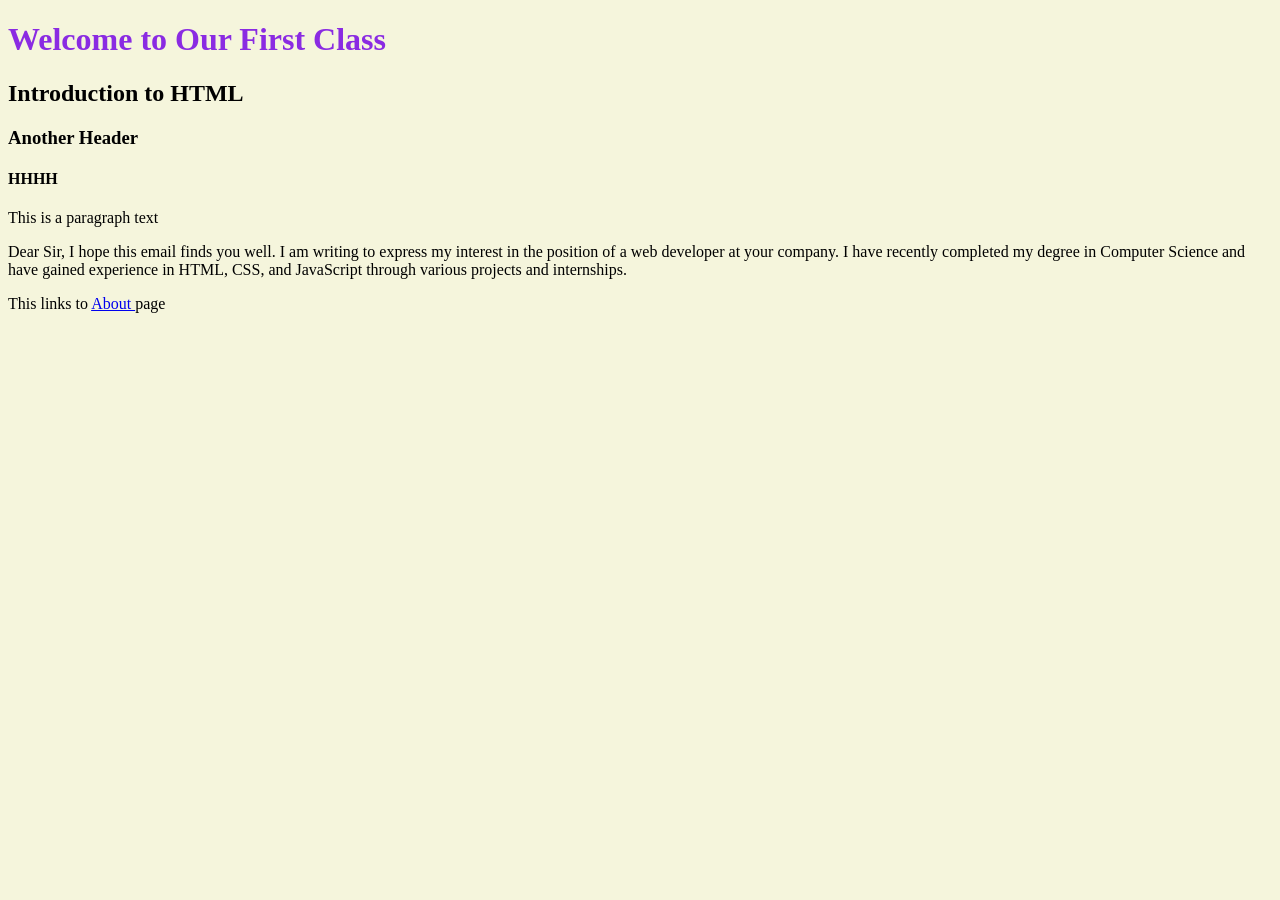
<file: index.html>
<!DOCTYPE html>
<html lang="en">

<head>
  <link rel="stylesheet" href="style.css">
    <meta charset="UTF-8">
    <meta name="viewport" content="width=device-width, initial-scale=1.0">
    <title>My First Website</title>
</head>

<!--  
this is the body of the website that handle
-->

<body>
  <h1>Welcome to Our First Class</h1>
  <h2>Introduction to HTML</h2>
  <h3>Another Header</h3>
  <h4>HHHH</h4>
  <p>This is a paragraph text</p>

  <!-- trying a paragraph -->

  <p>
    Dear Sir, I hope this email finds you well. I am writing to express my interest in the position of a web developer at your company. I have recently completed my degree in Computer Science and have gained experience in HTML, CSS, and JavaScript through various projects and internships.
</p>

 <!-- trying a paragraph -->


<p>This links to 
  <a href="about.html"> About </a> 
  page
</p>


</body>

</html>
</file>
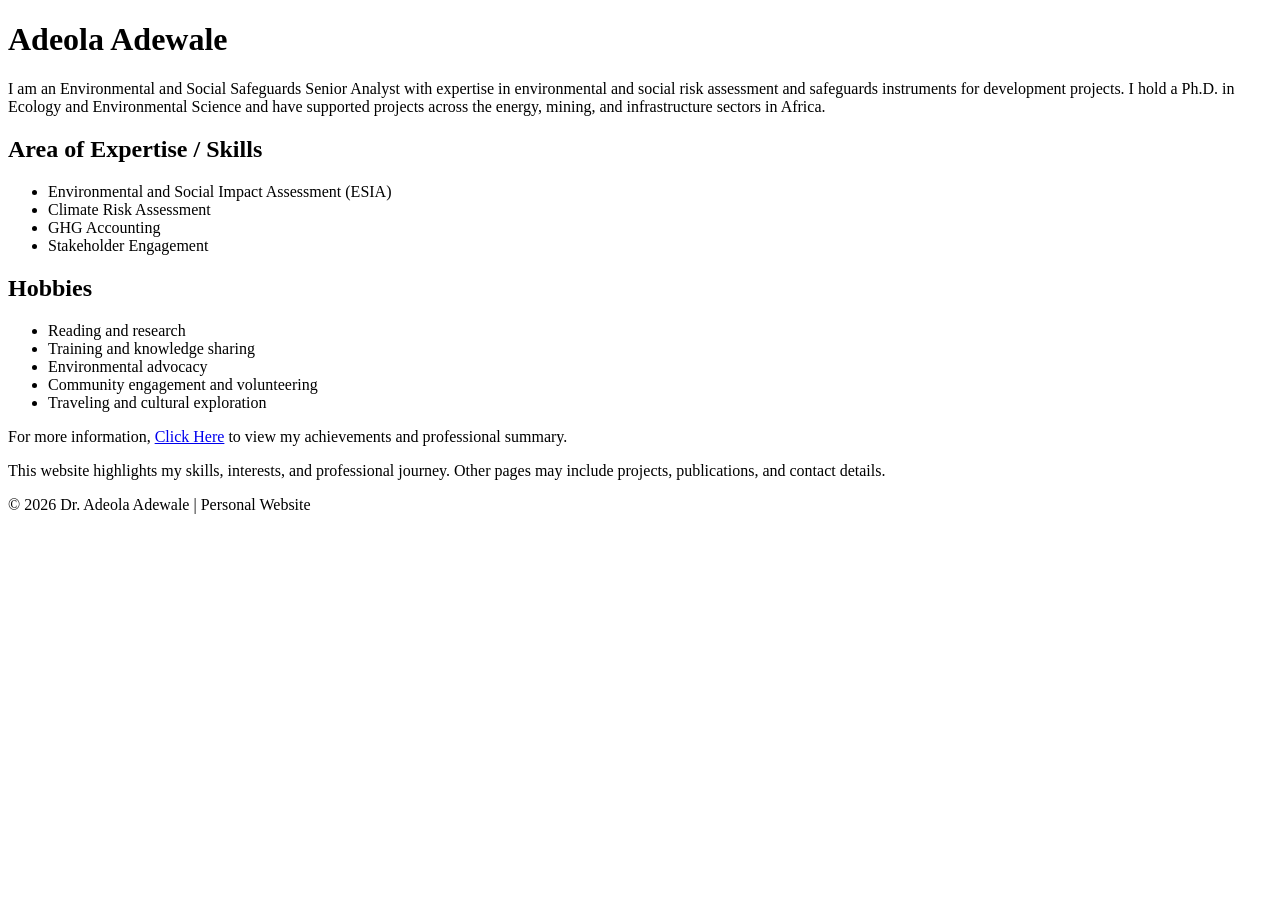
<file: Assignment/index.html>
<!DOCTYPE html>
<html lang="en">

<head>
    <meta charset="UTF-8">
    <meta name="viewport" content="width=device-width, initial-scale=1.0">
    <title>Adeola's First Website</title>
</head>

<body>

<header>
    <h1>Adeola Adewale</h1>
</header>

<main>

    <section id="about">
        <p>
            I am an Environmental and Social Safeguards Senior Analyst with expertise in environmental and social risk assessment and safeguards instruments for development projects. I hold a Ph.D. in Ecology and Environmental Science and have supported projects across the energy, mining, and infrastructure sectors in Africa.
        </p>
    </section>

    <section id="skills">
        <h2>Area of Expertise / Skills</h2>
        <ul>
            <li>Environmental and Social Impact Assessment (ESIA)</li>
            <li>Climate Risk Assessment</li>
            <li>GHG Accounting</li>
            <li>Stakeholder Engagement</li>
        </ul>
    </section>

    <section id="hobbies">
        <h2>Hobbies</h2>
        <ul>
            <li>Reading and research</li>
            <li>Training and knowledge sharing</li>
            <li>Environmental advocacy</li>
            <li>Community engagement and volunteering</li>
            <li>Traveling and cultural exploration</li>
        </ul>
    </section>

    <aside>
        <p>For more information, <a href="about.html">Click Here</a> to view my achievements and professional summary.</p>
    </aside>

    <div>
        <p>This website highlights my skills, interests, and professional journey. Other pages may include projects, publications, and contact details.</p>
    </div>

</main>

<footer>
    <p>© 2026 Dr. Adeola Adewale | Personal Website</p>
</footer>

</body>
</html>
</file>
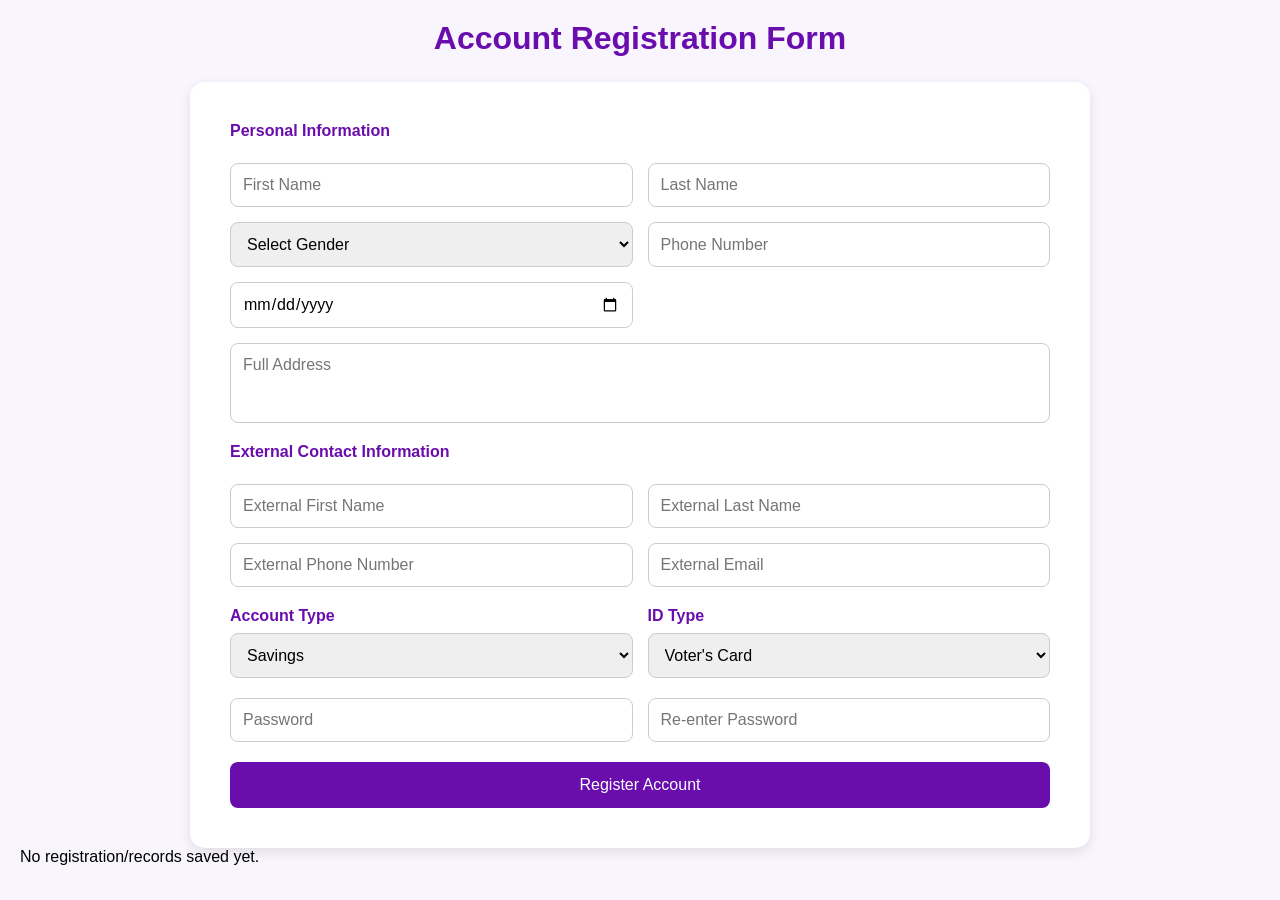
<file: Form_Class/index.html>
<!DOCTYPE html>
<html lang="en">
<head>
  <meta charset="UTF-8">
  <link rel="stylesheet" href="index.css">
  <meta name="viewport" content="width=device-width, initial-scale=1.0">
  <title>Registration Form</title>
</head>

<body>

  <h1>Account Registration Form</h1>

  <form class="form-container" id="registrationForm"> 

    <!--  first name, last name, dob, email, gender, phone number, address, ext contact info, account type, id card type, id number, password
    1. personal details, 2. account information -->

    <!-- Personal Information -->
    <div class="personal-info-section">

      <label>Personal Information</label>

      <input type="text" placeholder="First Name" id="firstName">

      <input type="text" placeholder="Last Name" id="lastName">

      <select id="gender">
        <option value="">Select Gender</option>
        <option value="FEMALE">Female</option>
        <option value="MALE">Male</option>
      </select>

      <input type="tel" placeholder="Phone Number" id="phoneNumber">

      <input type="date" placeholder="Date of Birth" id="dateOfBirth">

      <textarea cols="60" rows="3" placeholder="Full Address" id="address"></textarea>

    </div>

    <!-- External Contact Information -->
    <div class="ext-contact-section">

      <label>External Contact Information</label>

      <input type="text" placeholder="External First Name" id="externalFirstName">

      <input type="text" placeholder="External Last Name" id="externalLastName">

      <input type="tel" placeholder="External Phone Number" id="externalPhoneNumber">

      <input type="email" placeholder="External Email" id="externalEmail">

    </div>

    <!-- Account Information -->
    <div class="account-section">

      <div>
        <label>Account Type</label>

        <select id="accountType">
          <option value="1">Savings</option>
          <option value="2">Current</option>
          <option value="3">Domiciliary</option>
        </select>
      </div>

      <div>
        <label>ID Type</label>

        <select id="idType">
          <option value="1">Voter's Card</option>
          <option value="2">Driver's License</option>
          <option value="3">International Passport</option>
          <option value="4">Others</option>
        </select>
      </div>

    </div>

    <!-- Password Section -->
    <div class="password-section">

      <input type="password" placeholder="Password" id="password">

      <input type="password" placeholder="Re-enter Password" id="confirmPassword">

    </div>

    <!-- Submit Button -->
    <button type="submit">Register Account</button>

  </form>
  
  <!-- Container to display saved form records dynamically via JavaScript -->

  <div id="output" class="output-section"></div>


  <!-- Linked External JavaScript File right before body closes -->
    <script src="script.js"></script>
    
</body>

</html>
</file>
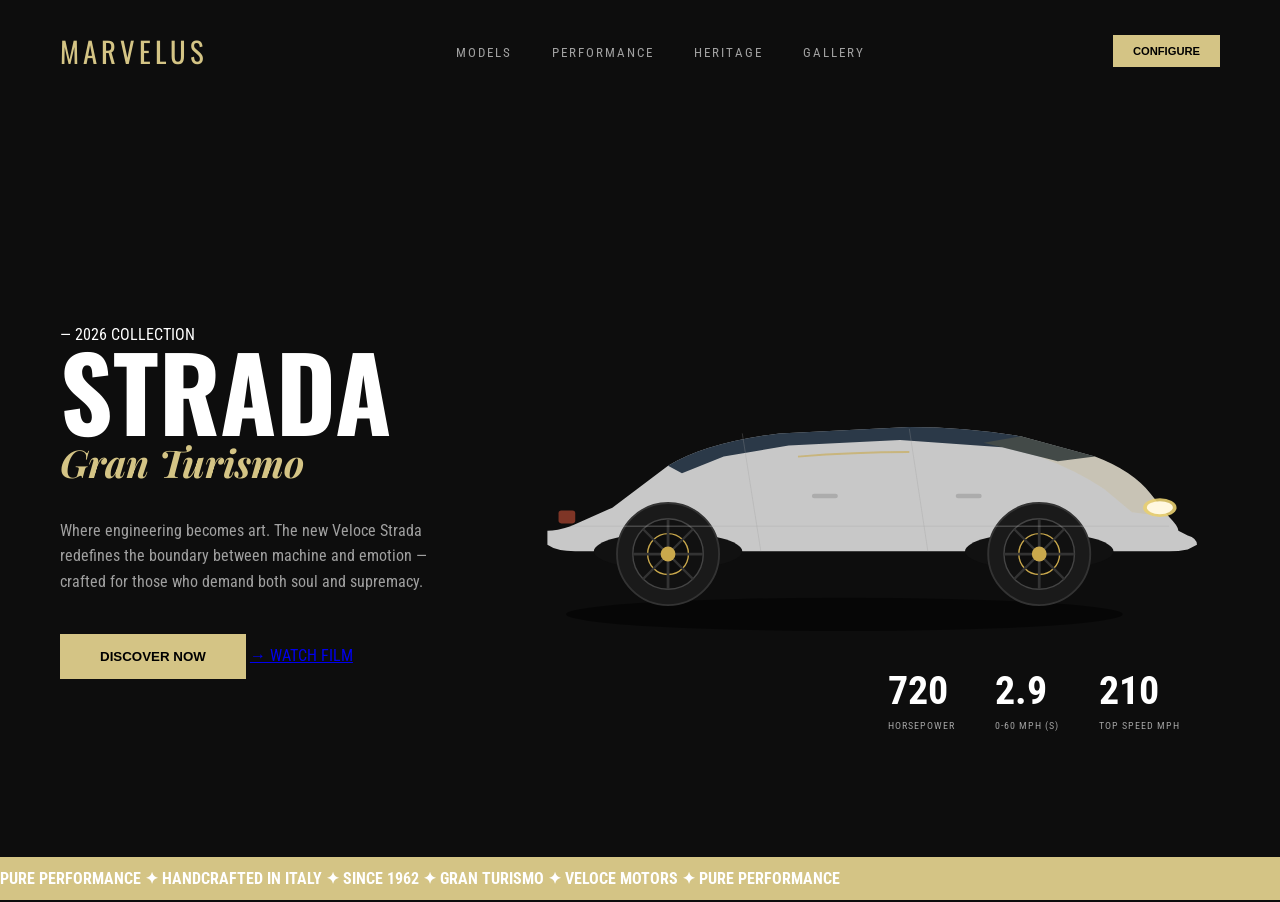
<file: Personal Trial/index.html>
<!DOCTYPE html>
<html lang="en">
<head>
    <meta charset="UTF-8">
    <meta name="viewport" content="width=device-width, initial-scale=1.0">
    <title>Marvelus Strada | Gran Turismo</title>
    <link rel="stylesheet" href="style.css">
    <link href="https://fonts.googleapis.com/css2?family=Oswald:wght@700&family=Playfair+Display:ital,wght@1,400&family=Roboto+Condensed:wght@300;400&display=swap" rel="stylesheet">
</head>
<body>

    <header>
        <nav>
            <div class="logo">MARVELUS</div>
            <ul class="nav-links">
                <li><a href="#">MODELS</a></li>
                <li><a href="#">PERFORMANCE</a></li>
                <li><a href="#">HERITAGE</a></li>
                <li><a href="#">GALLERY</a></li>
            </ul>
            <button class="btn-configure">CONFIGURE</button>
        </nav>
    </header>

    <main class="hero">
        <section class="hero-content">
            <p class="collection-tag">— 2026 COLLECTION</p>
            <h1 class="main-title">STRADA</h1>
            <h2 class="sub-title">Gran Turismo</h2>
            <p class="description">
                Where engineering becomes art. The new Veloce Strada redefines the boundary 
                between machine and emotion — crafted for those who demand both soul and supremacy.
            </p>
            <div class="cta-group">
                <button class="btn-primary">DISCOVER NOW</button>
                <a href="#" class="watch-link">→ WATCH FILM</a>
            </div>
        </section>

        <section class="car-display">
            <div class="svg-container">
                <svg viewBox="0 0 900 400" xmlns="http://www.w3.org/2000/svg" class="car-svg">
                    <ellipse cx="450" cy="370" rx="300" ry="18" fill="rgba(0,0,0,0.5)"/>
                    <path d="M130 280 Q140 280 155 275 L200 255 L260 210 Q300 185 380 175 L520 168 Q580 168 640 178 L720 200 Q760 215 780 240 L800 265 Q810 275 810 280 L820 285 Q830 288 830 295 L820 300 Q810 302 800 302 L160 302 Q140 302 130 295 Z" fill="#c8c8c8"/>
                    <path d="M260 210 Q300 185 380 175 L520 168 Q580 168 640 178 L720 200 L680 205 L620 190 L510 182 L390 188 L320 200 L275 218 Z" fill="#1a2a3a" opacity="0.9"/>
                    <path d="M640 178 L720 200 Q760 215 780 240 L800 265 L760 260 L730 235 Q700 215 660 200 L600 185 Z" fill="#c9a84c" opacity="0.15"/>
                    <ellipse cx="260" cy="302" rx="80" ry="20" fill="#111"/>
                    <ellipse cx="660" cy="302" rx="80" ry="20" fill="#111"/>
                    
                    <g class="wheel-group" style="transform-origin: 260px 305px;">
                        <circle cx="260" cy="305" r="55" fill="#1a1a1a" stroke="#333" stroke-width="2"/>
                        <circle cx="260" cy="305" r="38" fill="#111" stroke="#444" stroke-width="1.5"/>
                        <circle cx="260" cy="305" r="22" fill="#0d0d0d" stroke="#c9a84c" stroke-width="1.5"/>
                        <line class="spoke" x1="260" y1="267" x2="260" y2="343" stroke="#333" stroke-width="3" />
                        <line class="spoke" x1="222" y1="305" x2="298" y2="305" stroke="#333" stroke-width="3" />
                        <line class="spoke" x1="233" y1="278" x2="287" y2="332" stroke="#333" stroke-width="2.5" />
                        <line class="spoke" x1="287" y1="278" x2="233" y2="332" stroke="#333" stroke-width="2.5" />
                        <circle cx="260" cy="305" r="8" fill="#c9a84c"/>
                        <text x="260" y="309" text-anchor="middle" font-size="7" fill="#c9a84c" font-family="Georgia">V</text>
                    </g>

                    <g class="wheel-group" style="transform-origin: 660px 305px;">
                        <circle cx="660" cy="305" r="55" fill="#1a1a1a" stroke="#333" stroke-width="2"/>
                        <circle cx="660" cy="305" r="38" fill="#111" stroke="#444" stroke-width="1.5"/>
                        <circle cx="660" cy="305" r="22" fill="#0d0d0d" stroke="#c9a84c" stroke-width="1.5"/>
                        <line class="spoke" x1="660" y1="267" x2="660" y2="343" stroke="#333" stroke-width="3" />
                        <line class="spoke" x1="622" y1="305" x2="698" y2="305" stroke="#333" stroke-width="3" />
                        <line class="spoke" x1="633" y1="278" x2="687" y2="332" stroke="#333" stroke-width="2.5" />
                        <line class="spoke" x1="687" y1="278" x2="633" y2="332" stroke="#333" stroke-width="2.5" />
                        <circle cx="660" cy="305" r="8" fill="#c9a84c"/>
                        <text x="660" y="309" text-anchor="middle" font-size="7" fill="#c9a84c" font-family="Georgia">V</text>
                    </g>

                    <path d="M155 275 L800 275" stroke="#b0b0b0" stroke-width="1.5" opacity="0.3"/>
                    <path d="M400 200 Q460 195 520 195" stroke="#c9a84c" stroke-width="2" opacity="0.6" fill="none"/>
                    <ellipse cx="790" cy="255" rx="18" ry="10" fill="#e8d070" opacity="0.9"/>
                    <ellipse cx="790" cy="255" rx="14" ry="7" fill="#fff8e0"/>
                    <rect x="142" y="258" width="18" height="14" rx="3" fill="#8b3a2a" opacity="0.9"/>
                    <path d="M340 175 L360 302" stroke="#999" stroke-width="1" opacity="0.3" fill="none"/>
                    <path d="M520 170 L540 302" stroke="#999" stroke-width="1" opacity="0.3" fill="none"/>
                    <rect x="415" y="240" width="28" height="5" rx="2.5" fill="#999" opacity="0.6"/>
                    <rect x="570" y="240" width="28" height="5" rx="2.5" fill="#999" opacity="0.6"/>
                </svg>
            </div>
            
            <div class="specs">
                <div class="spec-item">
                    <span class="spec-value">720</span>
                    <span class="spec-label">HORSEPOWER</span>
                </div>
                <div class="spec-item">
                    <span class="spec-value">2.9</span>
                    <span class="spec-label">0-60 MPH (S)</span>
                </div>
                <div class="spec-item">
                    <span class="spec-value">210</span>
                    <span class="spec-label">TOP SPEED MPH</span>
                </div>
            </div>
        </section>
    </main>

    <footer class="ticker">
        <div class="ticker-content">
            PURE PERFORMANCE ✦ HANDCRAFTED IN ITALY ✦ SINCE 1962 ✦ GRAN TURISMO ✦ VELOCE MOTORS ✦ PURE PERFORMANCE
        </div>
    </footer>

</body>
</html>
</file>
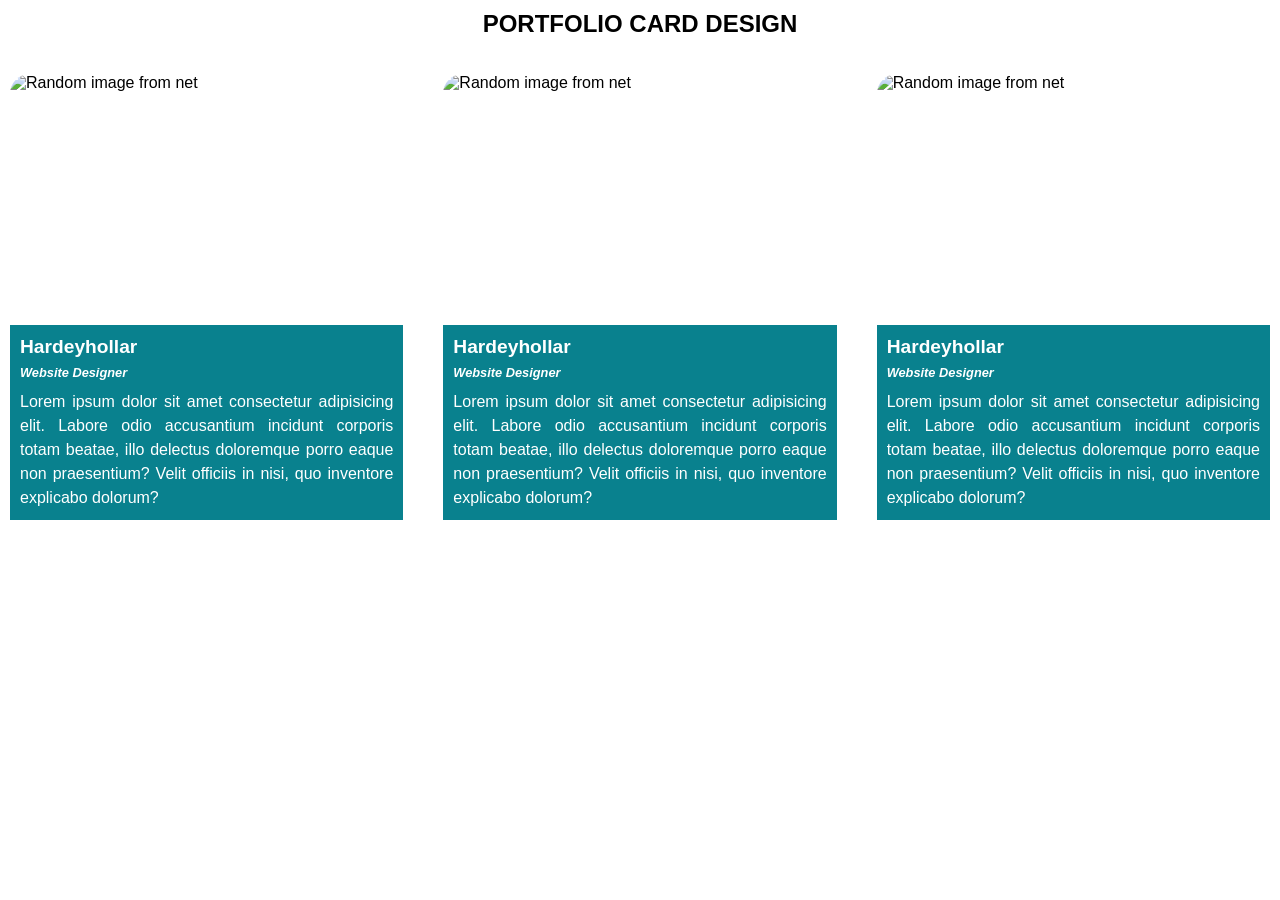
<file: Portfolio_card/index.html>
<!DOCTYPE html>
<html lang="en">
<head>
  <meta charset="UTF-8">
  <meta name="viewport" content="width=device-width, initial-scale=1.0">
  <title>Portfolio Card Website</title>
  <link rel="stylesheet" href="style.css">
</head>

<body>

  <div>
    <h1>Portfolio Card Design</h1>
  </div>

  <!-- a portfolio card -->
  <div class="card-grid">

    <!-- first card -->
    <div class="card">

      <img class="card-image"
      srcset="https://images.unsplash.com/photo-1493612276216-ee3925520721?q=80&w=1064&auto=format&fit=crop&ixlib=rb-4.1.0&ixid=M3wxMjA3fDB8MHxwaG90by1wYWdlfHx8fGVufDB8fHx8fA%3D%3D"
      alt="Random image from net" />

      <div class="card-description">
        <h4 class="card-name">Hardeyhollar</h4>
        <p class="card-title">Website Designer</p>
        <p class="card-bio">
          Lorem ipsum dolor sit amet consectetur adipisicing elit. Labore odio accusantium incidunt corporis totam beatae, illo delectus doloremque porro eaque non praesentium? Velit officiis in nisi, quo inventore explicabo dolorum?
        </p>
      </div>

    </div>

    <!-- second card -->
    <div class="card">

      <img class="card-image"
      srcset="https://images.unsplash.com/photo-1493612276216-ee3925520721?q=80&w=1064&auto=format&fit=crop&ixlib=rb-4.1.0&ixid=M3wxMjA3fDB8MHxwaG90by1wYWdlfHx8fGVufDB8fHx8fA%3D%3D"
      alt="Random image from net" />

      <div class="card-description">
        <h4 class="card-name">Hardeyhollar</h4>
        <p class="card-title">Website Designer</p>
        <p class="card-bio">
          Lorem ipsum dolor sit amet consectetur adipisicing elit. Labore odio accusantium incidunt corporis totam beatae, illo delectus doloremque porro eaque non praesentium? Velit officiis in nisi, quo inventore explicabo dolorum?
        </p>
      </div>

    </div>

    <!-- third card (BONUS) -->
    <div class="card">

      <img class="card-image"
      srcset="https://images.unsplash.com/photo-1493612276216-ee3925520721?q=80&w=1064&auto=format&fit=crop&ixlib=rb-4.1.0&ixid=M3wxMjA3fDB8MHxwaG90by1wYWdlfHx8fGVufDB8fHx8fA%3D%3D"
      alt="Random image from net" />

      <div class="card-description">
        <h4 class="card-name">Hardeyhollar</h4>
        <p class="card-title">Website Designer</p>
        <p class="card-bio">
          Lorem ipsum dolor sit amet consectetur adipisicing elit. Labore odio accusantium incidunt corporis totam beatae, illo delectus doloremque porro eaque non praesentium? Velit officiis in nisi, quo inventore explicabo dolorum?
        </p>
      </div>

    </div>

  </div>

</body>
</html>
</file>
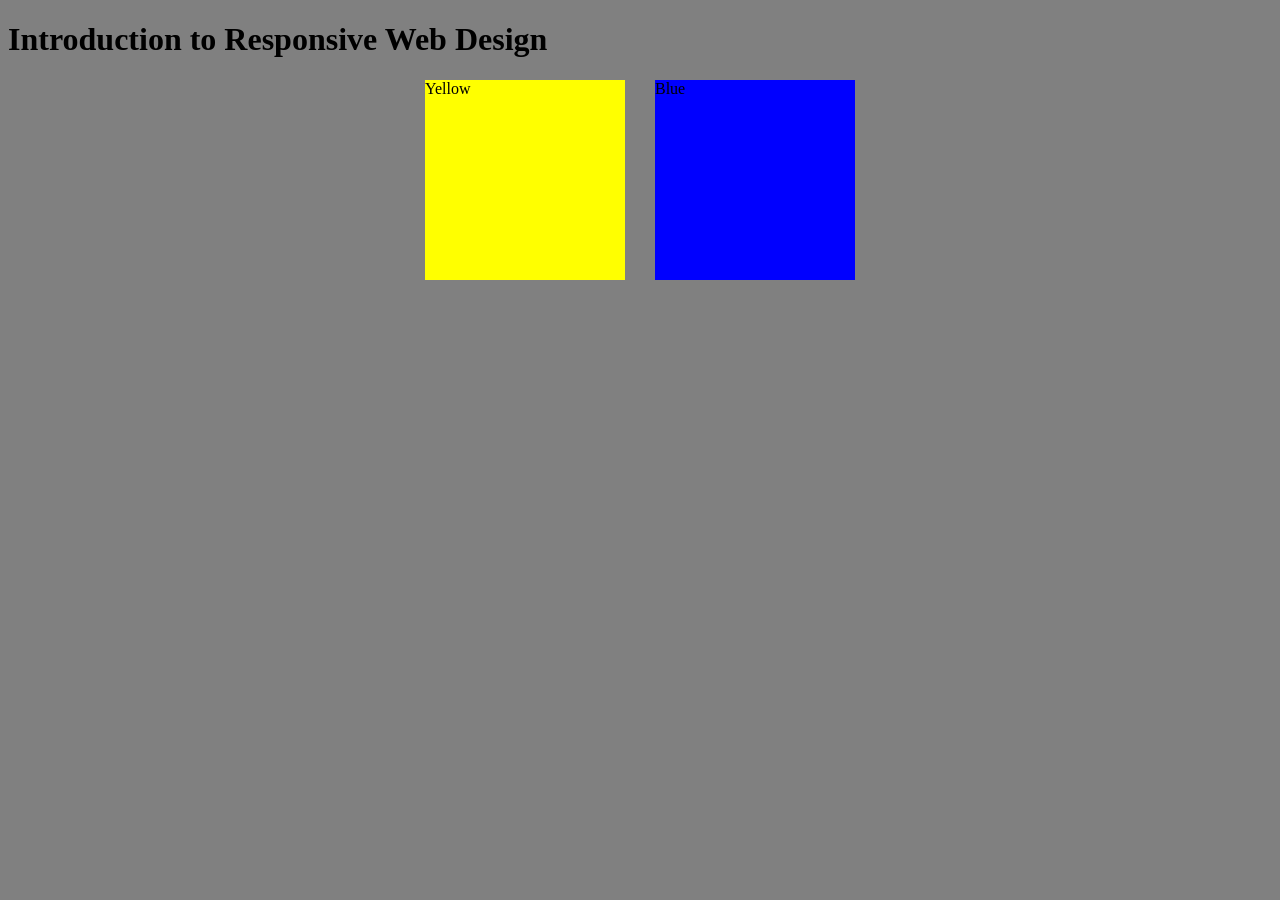
<file: Responsive_website/index.html>
<!DOCTYPE html>
<html lang="en">
<head>
  <meta charset="UTF-8">
  <link rel="stylesheet" href="style.css">
  <meta name="viewport" content="width=device-width, initial-scale=1.0">
  <title>Introduction to Responsive Web Design</title>
</head>
<body>

  <h1>Introduction to Responsive Web Design</h1>

  <section class="desktop">
    <div class="yellow">Yellow</div>
    <div class="blue">Blue</div>
  </section>

  <section class="mobile">
    <div class="red">red</div>
    <div class="black">black</div>
  </section>

</body>
</html>
</file>
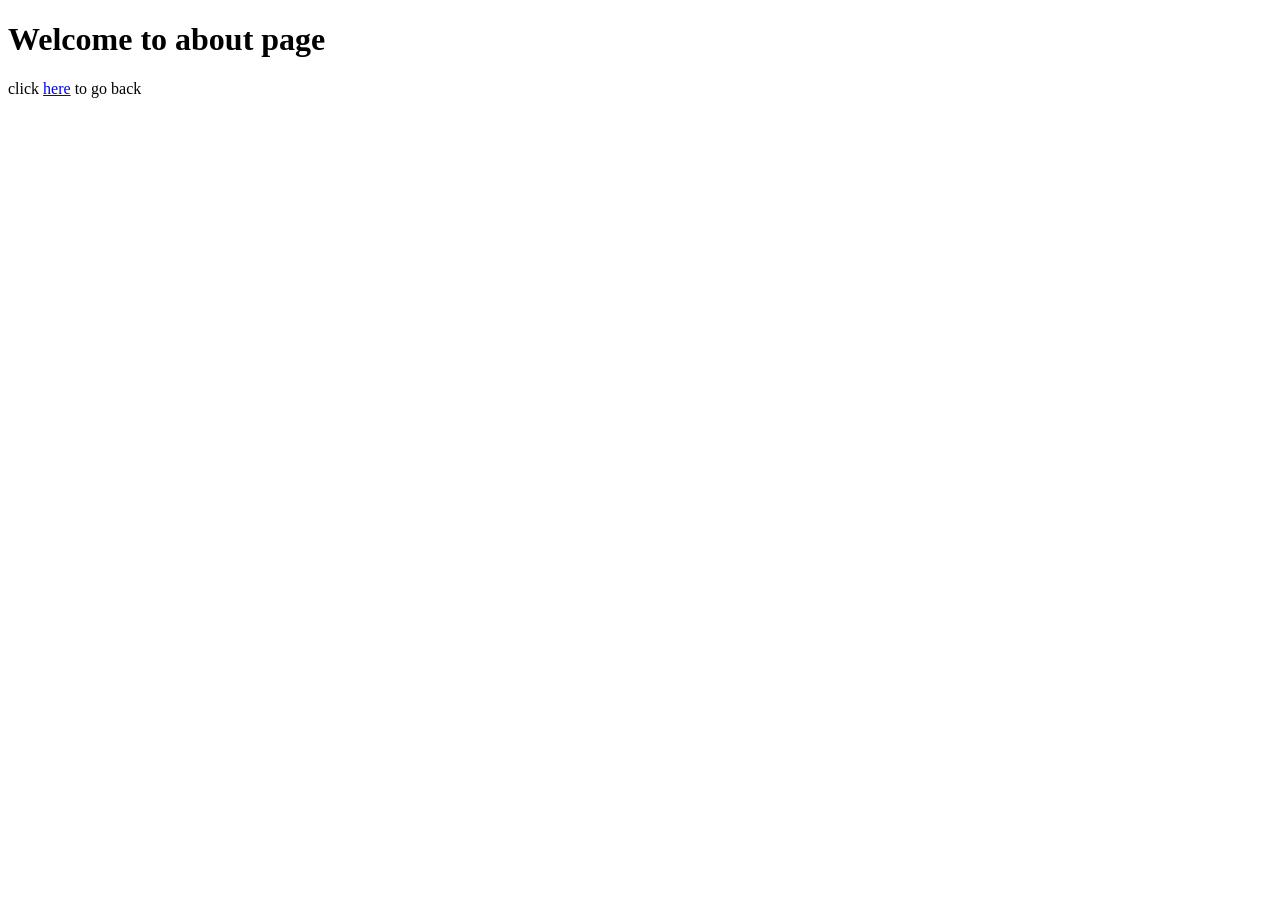
<file: about.html>
<!DOCTYPE html>
<html lang="en">
<head>
    <meta charset="UTF-8">
    <meta name="viewport" content="width=device-width, initial-scale=1.0">
    <title>Document</title>
</head>

<body>
  <h1>Welcome to about page</h1>

  <p>click <a href="index.html"> here</a>  to go back</p>

</body>

</html>
</file>
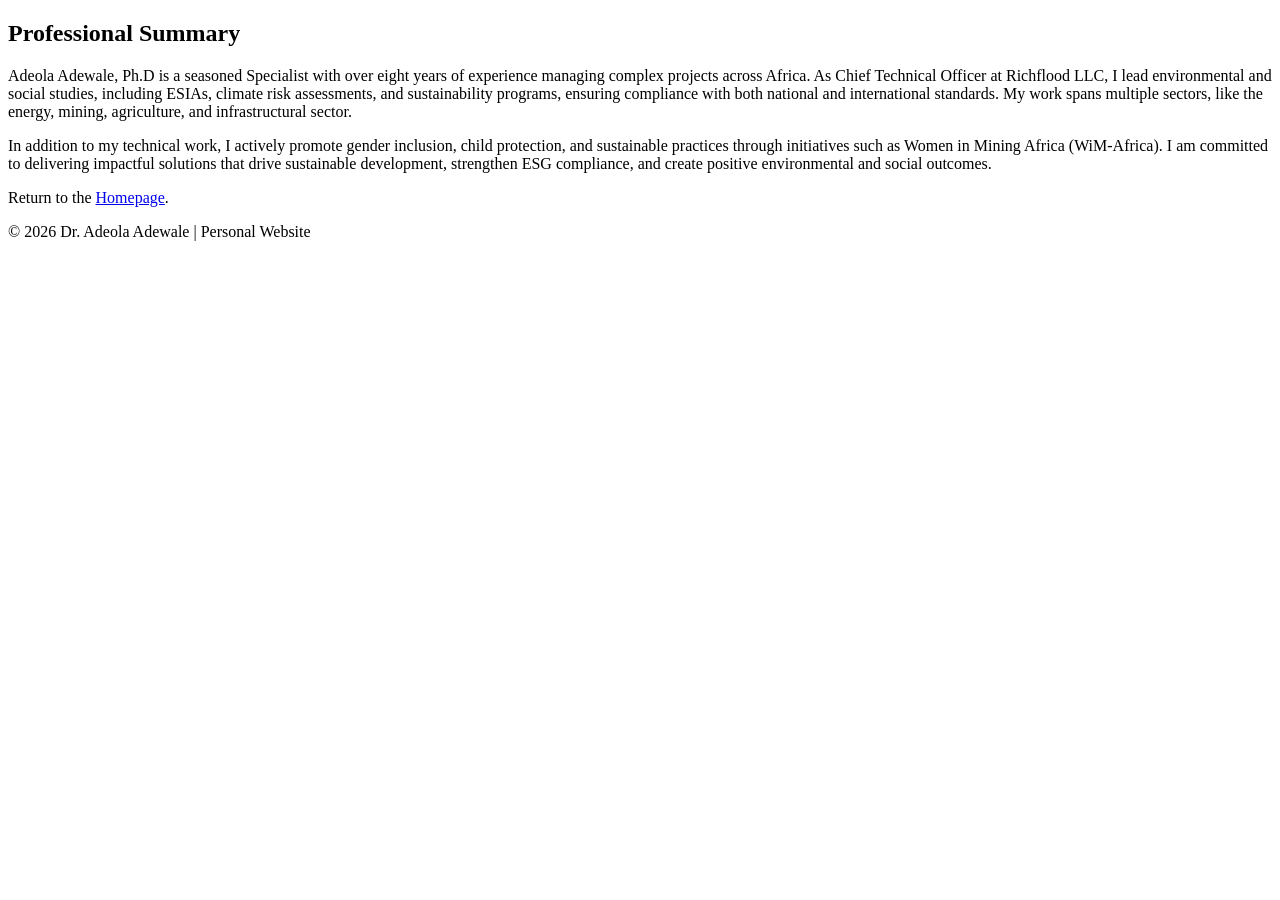
<file: Assignment/about.html>
<!DOCTYPE html>
<html lang="en">

<head>
    <meta charset="UTF-8">
    <meta name="viewport" content="width=device-width, initial-scale=1.0">
    <title>About Dr. Adeola Adewale</title>
</head>

<body>

<main>

    <section>
        <h2>Professional Summary</h2>
        <p>
            Adeola Adewale, Ph.D is a seasoned Specialist with over eight years of experience managing complex projects across Africa. As Chief Technical Officer at Richflood LLC, I lead environmental and social studies, including ESIAs, climate risk assessments, and sustainability programs, ensuring compliance with both national and international standards. My work spans multiple sectors, like the energy, mining, agriculture, and infrastructural sector.
        </p>
        <p>
            In addition to my technical work, I actively promote gender inclusion, child protection, and sustainable practices through initiatives such as Women in Mining Africa (WiM-Africa). I am committed to delivering impactful solutions that drive sustainable development, strengthen ESG compliance, and create positive environmental and social outcomes.
        </p>
    </section>

    <section>
        <p>
            Return to the <a href="index.html">Homepage</a>.
        </p>
    </section>

</main>

<footer>
    <p>© 2026 Dr. Adeola Adewale | Personal Website</p>
</footer>

</body>

</html>
</file>
<file: style.css>
body {
  background-color: beige;
}

h1 {
  color: brown;
}

h1:first-child {
  color: blueviolet;
}

.button {
  border-radius: 10px;
  background-color: black;
}
</file>
<file: Form_Class/index.css>
* {
  margin: 0;
  padding: 0;
  box-sizing: border-box;
  font-family: Verdana, Geneva, Tahoma, sans-serif;
  /* to prevent text selection on double click */
  user-select: none;
}

body {
  background-color: #f8f5ff;
  padding: 20px;
}

h1 {
  text-align: center;
  color: #6a0dad;
  margin-bottom: 25px;
  font-size: 2rem;
}

.form-container {
  background-color: white;
  max-width: 900px;
  margin: auto;
  padding: 25px;
  border-radius: 15px;
  box-shadow: 0px 4px 12px rgba(0, 0, 0, 0.1);

  display: grid;
  gap: 20px;
}

.personal-info-section,
.ext-contact-section,
.account-section,
.password-section {
  display: grid;
  gap: 15px;
}

input,
select,
textarea {
  width: 100%;
  padding: 12px;
  border: 1px solid #ccc;
  border-radius: 8px;
  outline: none;
  font-size: 1rem;
}

input:focus,
select:focus,
textarea:focus {
  border: 2px solid #6a0dad;
}

label {
  display: block;
  margin-bottom: 8px;
  color: #6a0dad;
  font-weight: bold;
}

textarea {
  resize: none;
}

button {
  background-color: #6a0dad;
  color: white;
  border: none;
  padding: 14px;
  border-radius: 8px;
  cursor: pointer;
  font-size: 1rem;
}

button:hover {
  background-color: #58108a;
}

/* Tablet Design */

@media (min-width: 768px) {

  .personal-info-section,
  .ext-contact-section,
  .password-section {
    grid-template-columns: 1fr 1fr;
  }

  textarea {
    grid-column: span 2;
  }

}

/* Fix for section headers in grid layout */
.personal-info-section > label,
.ext-contact-section > label,
.account-section > label,
.password-section > label {
  grid-column: 1 / -1;
}

/* Desktop Design */

@media (min-width: 1024px) {

  .form-container {
    padding: 40px;
  }

  .account-section {
    grid-template-columns: 1fr 1fr;
  }

}
</file>
<file: Personal Trial/style.css>
:root {
    --bg-color: #0d0d0d;
    --accent-color: #d4c485;
    --text-white: #ffffff;
    --text-gray: #a0a0a0;
}

* {
    margin: 0;
    padding: 0;
    box-sizing: border-box;
}

body {
    background-color: var(--bg-color);
    color: var(--text-white);
    font-family: 'Roboto Condensed', sans-serif;
    overflow-x: hidden;
}

/* --- Navigation --- */
nav {
    display: flex;
    justify-content: space-between;
    align-items: center;
    padding: 30px 60px;
}

.logo {
    font-family: 'Oswald', sans-serif;
    font-size: 1.8rem;
    letter-spacing: 4px;
    color: var(--accent-color);
}

.nav-links {
    display: flex;
    list-style: none;
    gap: 40px;
}

.nav-links a {
    text-decoration: none;
    color: var(--text-gray);
    font-size: 0.8rem;
    letter-spacing: 2px;
}

.btn-configure {
    background-color: var(--accent-color);
    border: none;
    padding: 10px 20px;
    font-weight: bold;
    cursor: pointer;
    font-size: 0.7rem;
}

/* --- Hero Section --- */
.hero {
    display: flex;
    padding: 20px 60px;
    align-items: center;
    height: calc(100vh - 100px);
}

.hero-content {
    flex: 1;
    z-index: 5;
}

.main-title {
    font-family: 'Oswald', sans-serif;
    font-size: clamp(4rem, 8vw, 8rem);
    line-height: 0.9;
}

.sub-title {
    font-family: 'Playfair Display', serif;
    font-style: italic;
    color: var(--accent-color);
    font-size: clamp(1.5rem, 3vw, 3rem);
    margin-bottom: 30px;
}

.description {
    max-width: 400px;
    color: var(--text-gray);
    line-height: 1.6;
    margin-bottom: 40px;
}

.btn-primary {
    background-color: var(--accent-color);
    border: none;
    padding: 15px 40px;
    font-weight: bold;
    cursor: pointer;
}

/* --- ANIMATED CAR SECTION --- */
.car-display {
    flex: 1.5;
    display: flex;
    flex-direction: column;
    align-items: flex-end;
    position: relative;
}

.svg-container {
    width: 120%;
    transform: translateX(5%);
    /* Animation 1: The Entrance Glide */
    animation: 
        driveIn 1.8s cubic-bezier(0.19, 1, 0.22, 1) forwards,
        float 3s ease-in-out infinite 1.8s; /* Starts after driveIn ends */
}

.wheel-group {
    /* Animation 2: The Spinning Wheels */
    animation: spinWheel 4s linear infinite;
}

@keyframes driveIn {
    0% {
        transform: translateX(50%) skewX(-5deg);
        opacity: 0;
        filter: blur(10px);
    }
    100% {
        transform: translateX(5%) skewX(0deg);
        opacity: 1;
        filter: blur(0px);
    }
}

@keyframes float {
    0%, 100% { transform: translateX(5%) translateY(0); }
    50% { transform: translateX(5%) translateY(-8px); }
}

@keyframes spinWheel {
    from { transform: rotate(0deg); }
    to { transform: rotate(360deg); }
}

.car-svg {
    width: 100%;
    height: auto;
}

/* --- Specs & Ticker --- */
.specs {
    display: flex;
    gap: 40px;
    margin-top: 20px;
    margin-right: 40px;
}

.spec-value {
    display: block;
    font-size: 2.5rem;
    font-weight: bold;
}

.spec-label {
    font-size: 0.6rem;
    color: var(--text-gray);
    letter-spacing: 1px;
}

.ticker {
    position: fixed;
    bottom: 0;
    width: 100%;
    background-color: var(--accent-color);
    padding: 12px 0;
    overflow: hidden;
}

.ticker-content {
    white-space: nowrap;
    font-weight: bold;
    display: inline-block;
    animation: scroll 30s linear infinite;
}

@keyframes scroll {
    0% { transform: translateX(100vw); }
    100% { transform: translateX(-100%); }
}
</file>
<file: Portfolio_card/style.css>
*, *::before, *::after {
  margin: 0;
  padding: 0;
  box-sizing: border-box;
  font-family: Verdana, Geneva, Tahoma, sans-serif;
}

h1 {
  margin-bottom: 1rem;
  font-size: x-large;
  text-transform: uppercase;
  text-align: center;
  padding: 10px 0;
}

.card-grid {
  display: grid;
  gap: 20px;
}

.card {
  display: flex;
  width: 100%;
  flex-direction: column;
  padding: 10px;
}

.card-image {
  height: 300px;
  object-fit: cover;
  border-radius: 20px 20px 0px 0px;
}

.card-description {
  color: white;
  padding: 10px;
  background-color: #09818e;
  line-height: 1.5rem;
  border-top: 1px solid white;
}

.card-name {
  font-size: 1.2rem;
  margin-bottom: .1em;
}

.card-title {
  font-style: italic;
  font-size: .8rem;
  font-weight: 600;
  margin-bottom: .4em;
}

.card-bio {
  text-align: justify;
}

/* ===================== */
/* TABLET DESIGN */
/* ===================== */
@media (width > 600px) and (width < 1025px) {

  .card {
    flex-direction: row;
  }

  .card-image {
    width: 50%;
    height: 350px;
    object-fit: cover;
    border-radius: 20px 0px 0px 20px;
  }

  .card-description {
    width: 50%;
    border-left: 1.5px solid white;
    display: flex;
    flex-direction: column;
    justify-content: center;
  }
}

/* ===================== */
/* DESKTOP DESIGN */
/* ===================== */
@media (width >= 1025px) {

  .card-grid {
    grid-template-columns: repeat(3, 1fr);
  }

  .card {
    flex-direction: column;
  }

  .card-image {
    width: 100%;
    height: 250px;
    object-fit: cover;
  }
}
</file>
<file: Responsive_website/style.css>
html {
  background-color: gray;
  /* text-align: center; */
}


.yellow {
  height: 200px;
  width: 200px;
  background-color: yellow;
}

.blue {
  height: 200px;
  width: 200px;
  background-color: blue;
}

.black {
  height: 200px;
  width: 200px;
  background-color: black;
}

.red {
  height: 200px;
  width: 200px;
  background-color: red;
}


.desktop{
  display: flex;
  justify-content: center;
  align-items: center;
  gap: 30px;
  margin-bottom: 30px;
}

.mobile {
  display: none;
  justify-content: center;
  align-items: center;
  gap: 30px;
}




/* phone mobile design starts here */
@media (max-width: 600px) {

  html {
    background-color: whitesmoke;
  }

  .desktop {
    display: none;
  }

  .mobile {
    display: flex;
  }


}
</file>
